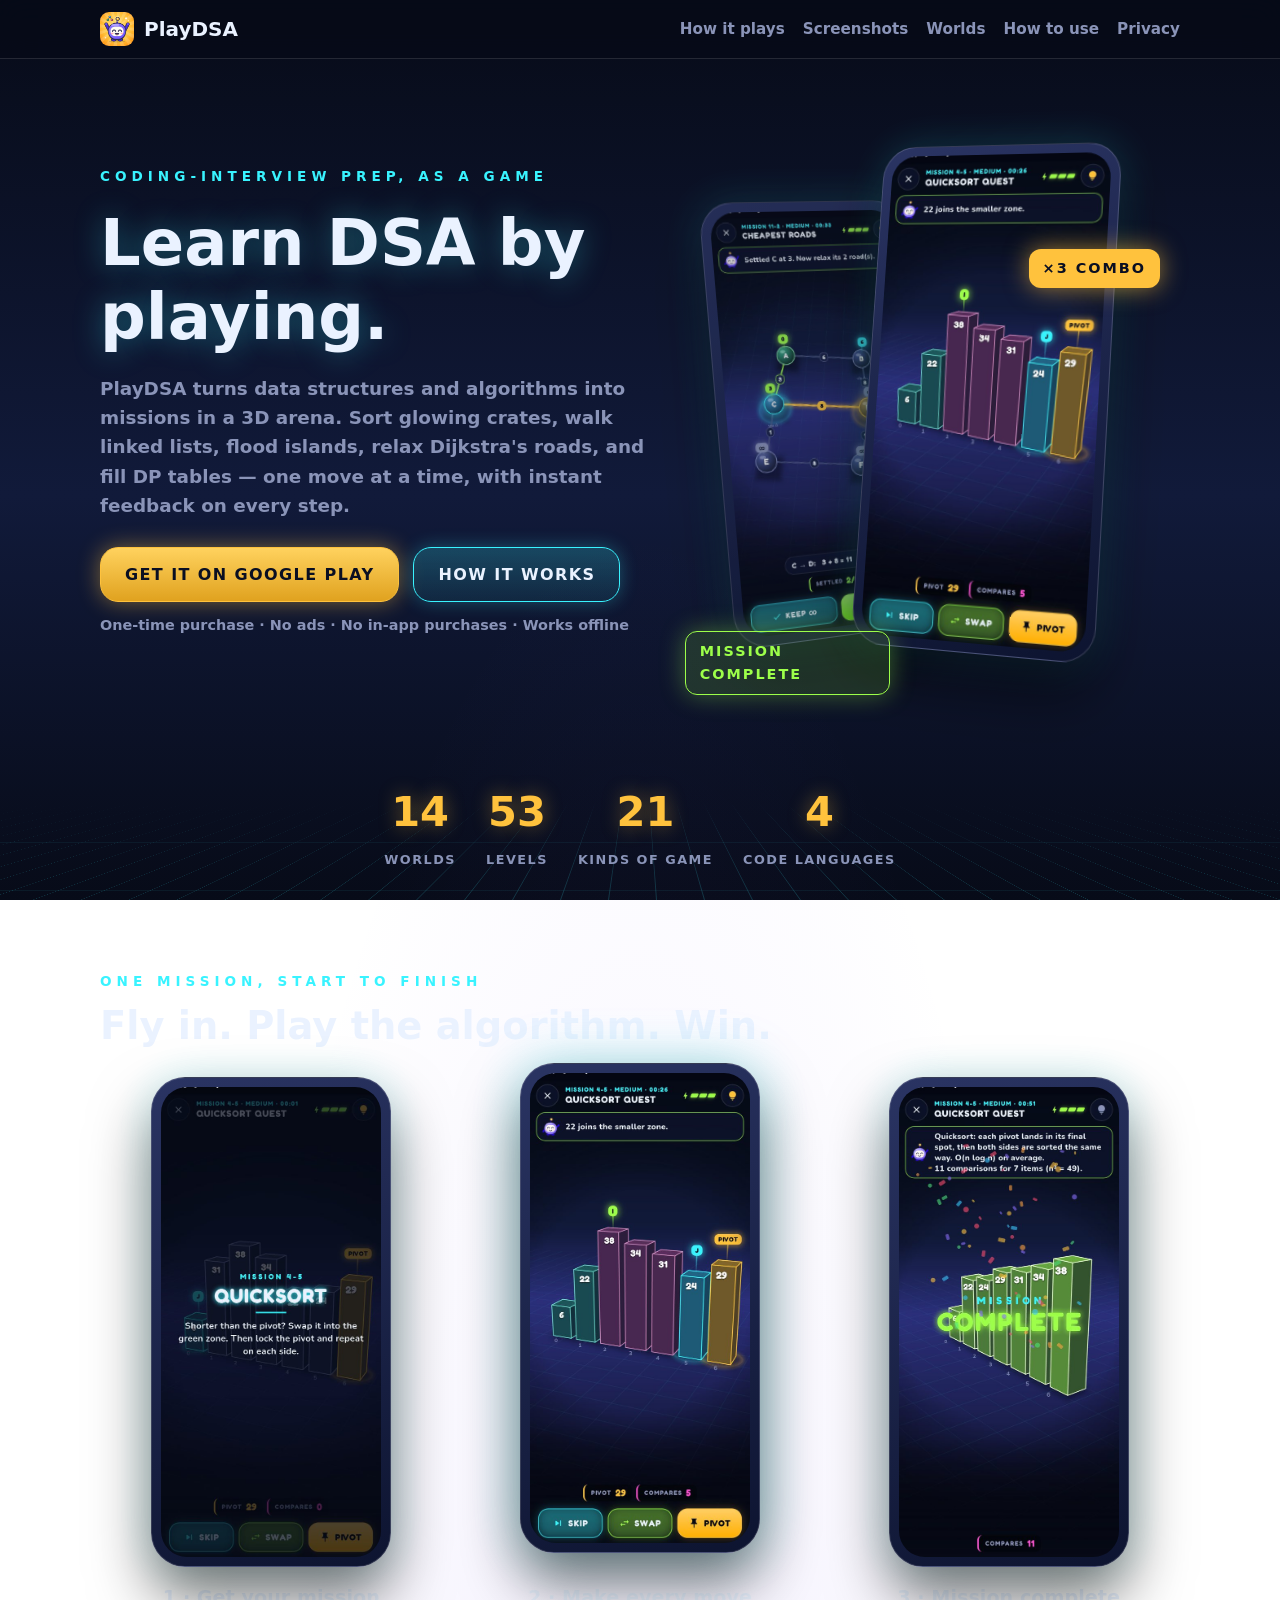
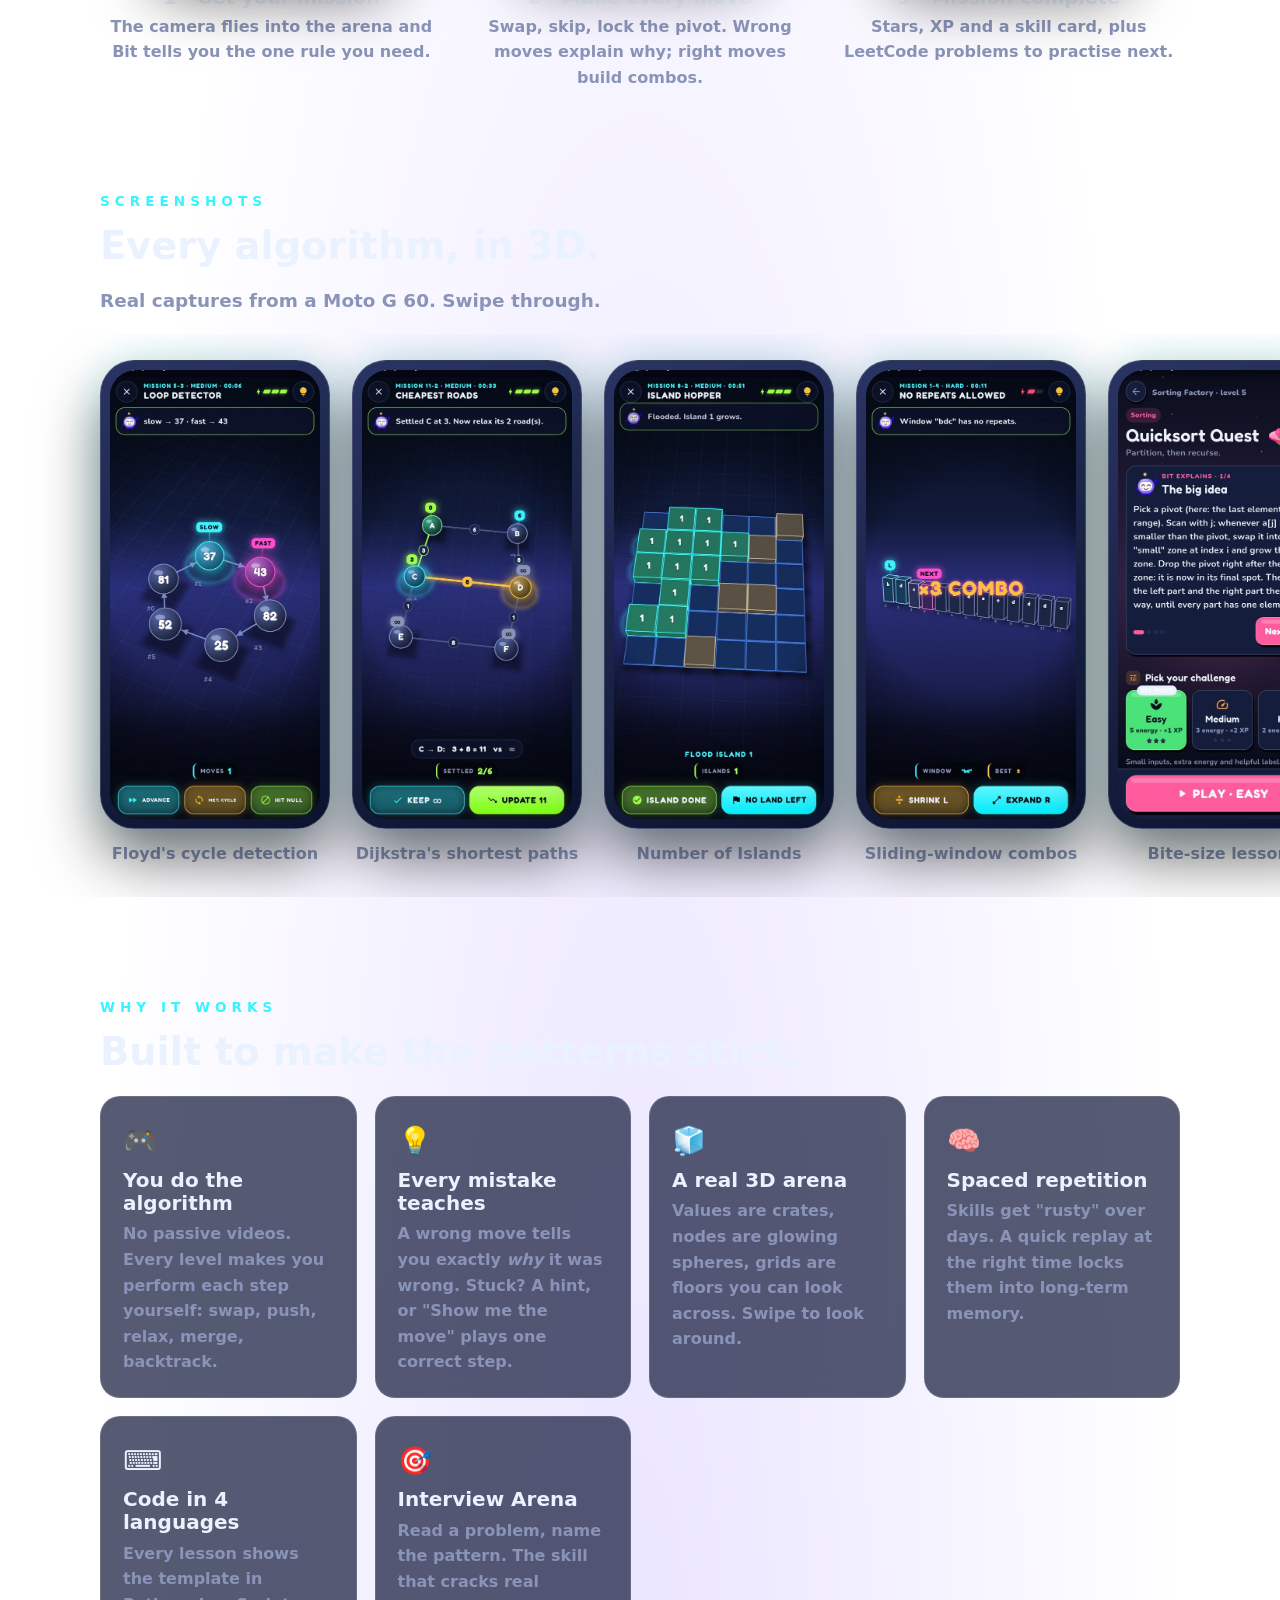
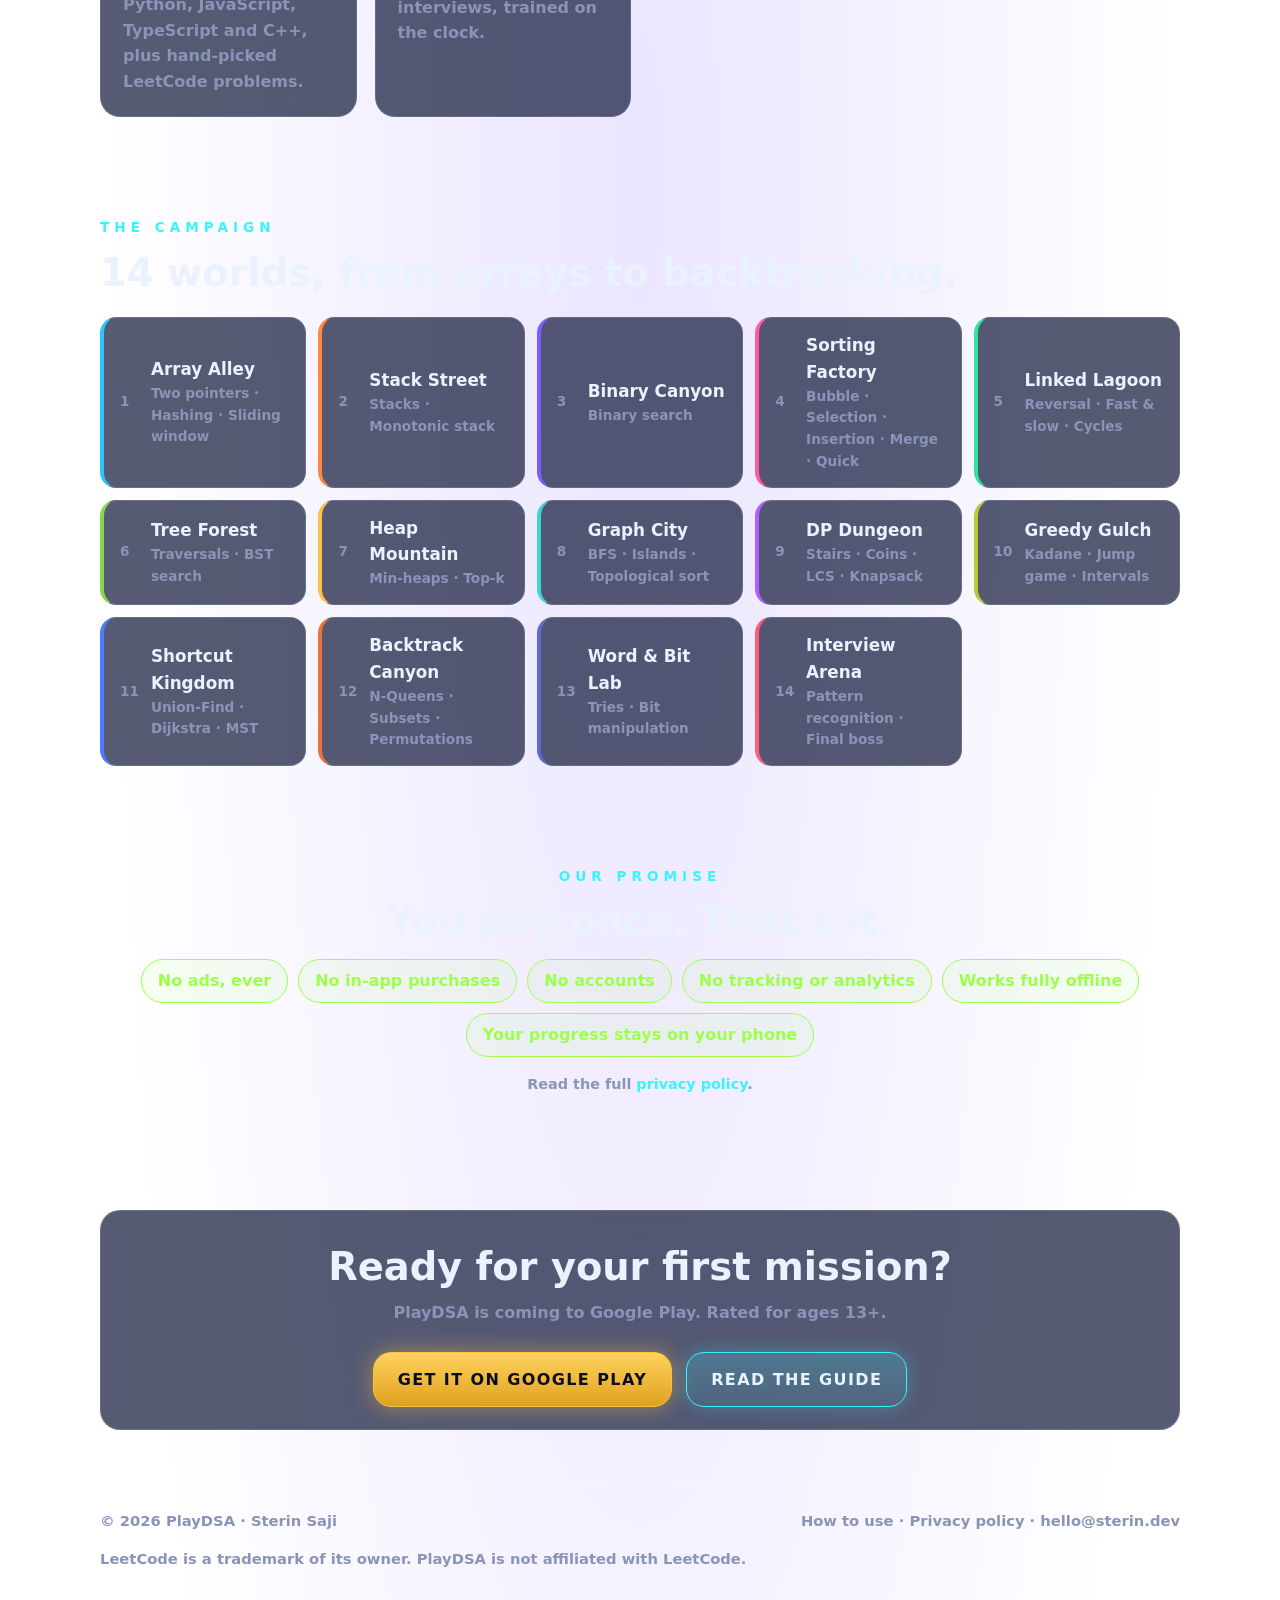
<file: index.html>
<!DOCTYPE html>
<html lang="en">
<head>
  <meta charset="utf-8">
  <meta name="viewport" content="width=device-width, initial-scale=1">
  <title>PlayDSA — Learn Data Structures &amp; Algorithms by Playing</title>
  <meta name="description" content="PlayDSA turns coding-interview prep into a 3D game. 53 levels across 14 worlds: sorting, trees, graphs, dynamic programming and more. No ads, no tracking, works offline.">
  <meta property="og:title" content="PlayDSA — Learn DSA by playing">
  <meta property="og:description" content="A 3D game that teaches the data structures and algorithms you need for coding interviews. No ads. No tracking. Works offline.">
  <meta property="og:type" content="website">
  <meta property="og:image" content="assets/screens/qmid.jpg">
  <meta name="theme-color" content="#070b18">
  <link rel="icon" type="image/png" href="assets/icon.png">
  <link rel="stylesheet" href="style.css">
</head>
<body>
  <nav>
    <div class="wrap">
      <a class="brand" href="index.html"><img src="assets/icon.png" alt="">PlayDSA</a>
      <div class="links">
        <a class="wide" href="#mission">How it plays</a>
        <a class="wide" href="#gallery">Screenshots</a>
        <a class="wide" href="#worlds">Worlds</a>
        <a href="how-to-use.html">How to use</a>
        <a href="privacy.html">Privacy</a>
      </div>
    </div>
  </nav>

  <header class="wrap hero">
    <div>
      <div class="kicker">Coding-interview prep, as a game</div>
      <h1>Learn DSA by playing.</h1>
      <p class="lead">PlayDSA turns data structures and algorithms into missions in a 3D arena. Sort glowing crates, walk linked lists, flood islands, relax Dijkstra's roads, and fill DP tables — one move at a time, with instant feedback on every step.</p>
      <div class="cta">
        <!-- Replace href with your Google Play listing URL once the app is live. -->
        <a class="btn primary" href="#get">Get it on Google Play</a>
        <a class="btn" href="how-to-use.html">How it works</a>
      </div>
      <p class="note">One-time purchase · No ads · No in-app purchases · Works offline</p>
    </div>
    <div class="phones" aria-hidden="true">
      <div class="phone back"><img src="assets/screens/dij4.jpg" alt=""></div>
      <div class="phone front"><img src="assets/screens/qmid.jpg" alt="PlayDSA quicksort level: glowing 3D crates being partitioned around a pivot"></div>
      <div class="chip c1">×3 COMBO</div>
      <div class="chip c2">MISSION COMPLETE</div>
    </div>
  </header>

  <section class="wrap">
    <div class="stats">
      <div class="stat"><b>14</b><span>worlds</span></div>
      <div class="stat"><b>53</b><span>levels</span></div>
      <div class="stat"><b>21</b><span>kinds of game</span></div>
      <div class="stat"><b>4</b><span>code languages</span></div>
    </div>
  </section>

  <section id="mission" class="wrap">
    <div class="kicker">One mission, start to finish</div>
    <h2>Fly in. Play the algorithm. Win.</h2>
    <div class="trio">
      <figure class="step">
        <div class="phone small"><img src="assets/screens/intro.jpg" alt="Mission intro screen for Quicksort" loading="lazy"></div>
        <figcaption><b>1 · Get your mission</b><span>The camera flies into the arena and Bit tells you the one rule you need.</span></figcaption>
      </figure>
      <figure class="step">
        <div class="phone small"><img src="assets/screens/qmid.jpg" alt="Quicksort in progress with i, j and pivot tags" loading="lazy"></div>
        <figcaption><b>2 · Make every move</b><span>Swap, skip, lock the pivot. Wrong moves explain why; right moves build combos.</span></figcaption>
      </figure>
      <figure class="step">
        <div class="phone small"><img src="assets/screens/qwin.jpg" alt="Mission complete with confetti over sorted crates" loading="lazy"></div>
        <figcaption><b>3 · Mission complete</b><span>Stars, XP and a skill card, plus LeetCode problems to practise next.</span></figcaption>
      </figure>
    </div>
  </section>

  <section id="gallery">
    <div class="wrap">
      <div class="kicker">Screenshots</div>
      <h2>Every algorithm, in 3D.</h2>
      <p class="lead">Real captures from a Moto G 60. Swipe through.</p>
    </div>
    <div class="gallery">
      <figure><div class="phone"><img src="assets/screens/loop3.jpg" alt="Loop detector: slow and fast pointers on a linked-list cycle" loading="lazy"></div><figcaption>Floyd's cycle detection</figcaption></figure>
      <figure><div class="phone"><img src="assets/screens/dij4.jpg" alt="Dijkstra shortest paths on a 3D road graph" loading="lazy"></div><figcaption>Dijkstra's shortest paths</figcaption></figure>
      <figure><div class="phone"><img src="assets/screens/islands2.jpg" alt="Number of Islands flood fill on a 3D grid" loading="lazy"></div><figcaption>Number of Islands</figcaption></figure>
      <figure><div class="phone"><img src="assets/screens/game_window_combo.jpg" alt="Sliding window game with a combo" loading="lazy"></div><figcaption>Sliding-window combos</figcaption></figure>
      <figure><div class="phone"><img src="assets/screens/qlesson.jpg" alt="Quicksort lesson with Bit" loading="lazy"></div><figcaption>Bite-size lessons</figcaption></figure>
      <figure><div class="phone"><img src="assets/screens/world4.jpg" alt="Sorting Factory world map" loading="lazy"></div><figcaption>14 worlds to explore</figcaption></figure>
      <figure><div class="phone"><img src="assets/screens/result.jpg" alt="Mission complete debrief with stars on a podium" loading="lazy"></div><figcaption>Stars, XP and skill cards</figcaption></figure>
      <figure><div class="phone"><img src="assets/screens/home.jpg" alt="Home screen with daily goal and next level" loading="lazy"></div><figcaption>A daily habit, no guilt</figcaption></figure>
    </div>
  </section>

  <section id="features" class="wrap">
    <div class="kicker">Why it works</div>
    <h2>Built to make the patterns stick.</h2>
    <div class="grid" style="margin-top:22px">
      <div class="card"><div class="icon">🎮</div><h3>You do the algorithm</h3><p>No passive videos. Every level makes you perform each step yourself: swap, push, relax, merge, backtrack.</p></div>
      <div class="card"><div class="icon">💡</div><h3>Every mistake teaches</h3><p>A wrong move tells you exactly <em>why</em> it was wrong. Stuck? A hint, or "Show me the move" plays one correct step.</p></div>
      <div class="card"><div class="icon">🧊</div><h3>A real 3D arena</h3><p>Values are crates, nodes are glowing spheres, grids are floors you can look across. Swipe to look around.</p></div>
      <div class="card"><div class="icon">🧠</div><h3>Spaced repetition</h3><p>Skills get "rusty" over days. A quick replay at the right time locks them into long-term memory.</p></div>
      <div class="card"><div class="icon">⌨️</div><h3>Code in 4 languages</h3><p>Every lesson shows the template in Python, JavaScript, TypeScript and C++, plus hand-picked LeetCode problems.</p></div>
      <div class="card"><div class="icon">🎯</div><h3>Interview Arena</h3><p>Read a problem, name the pattern. The skill that cracks real interviews, trained on the clock.</p></div>
    </div>
  </section>

  <section id="worlds" class="wrap">
    <div class="kicker">The campaign</div>
    <h2>14 worlds, from arrays to backtracking.</h2>
    <div class="worlds" style="margin-top:22px">
      <div class="world" style="--c:#2ec5ff"><span class="num">1</span><div><b>Array Alley</b><span>Two pointers · Hashing · Sliding window</span></div></div>
      <div class="world" style="--c:#ff8a3d"><span class="num">2</span><div><b>Stack Street</b><span>Stacks · Monotonic stack</span></div></div>
      <div class="world" style="--c:#7c5cff"><span class="num">3</span><div><b>Binary Canyon</b><span>Binary search</span></div></div>
      <div class="world" style="--c:#ff5c9e"><span class="num">4</span><div><b>Sorting Factory</b><span>Bubble · Selection · Insertion · Merge · Quick</span></div></div>
      <div class="world" style="--c:#2ee59d"><span class="num">5</span><div><b>Linked Lagoon</b><span>Reversal · Fast &amp; slow · Cycles</span></div></div>
      <div class="world" style="--c:#8bd450"><span class="num">6</span><div><b>Tree Forest</b><span>Traversals · BST search</span></div></div>
      <div class="world" style="--c:#ffc145"><span class="num">7</span><div><b>Heap Mountain</b><span>Min-heaps · Top-k</span></div></div>
      <div class="world" style="--c:#3dd6d0"><span class="num">8</span><div><b>Graph City</b><span>BFS · Islands · Topological sort</span></div></div>
      <div class="world" style="--c:#b45cff"><span class="num">9</span><div><b>DP Dungeon</b><span>Stairs · Coins · LCS · Knapsack</span></div></div>
      <div class="world" style="--c:#b8c93a"><span class="num">10</span><div><b>Greedy Gulch</b><span>Kadane · Jump game · Intervals</span></div></div>
      <div class="world" style="--c:#4e7bff"><span class="num">11</span><div><b>Shortcut Kingdom</b><span>Union-Find · Dijkstra · MST</span></div></div>
      <div class="world" style="--c:#e8743b"><span class="num">12</span><div><b>Backtrack Canyon</b><span>N-Queens · Subsets · Permutations</span></div></div>
      <div class="world" style="--c:#5e6ad2"><span class="num">13</span><div><b>Word &amp; Bit Lab</b><span>Tries · Bit manipulation</span></div></div>
      <div class="world" style="--c:#ff5c7a"><span class="num">14</span><div><b>Interview Arena</b><span>Pattern recognition · Final boss</span></div></div>
    </div>
  </section>

  <section class="wrap promise">
    <div class="kicker">Our promise</div>
    <h2>You pay once. That's it.</h2>
    <ul>
      <li>No ads, ever</li>
      <li>No in-app purchases</li>
      <li>No accounts</li>
      <li>No tracking or analytics</li>
      <li>Works fully offline</li>
      <li>Your progress stays on your phone</li>
    </ul>
    <p class="note">Read the full <a href="privacy.html">privacy policy</a>.</p>
  </section>

  <section id="get" class="wrap" style="text-align:center">
    <div class="card">
      <h2>Ready for your first mission?</h2>
      <p>PlayDSA is coming to Google Play. Rated for ages 13+.</p>
      <div class="cta" style="justify-content:center">
        <!-- Replace href with your Google Play listing URL once the app is live. -->
        <a class="btn primary" href="#get">Get it on Google Play</a>
        <a class="btn" href="how-to-use.html">Read the guide</a>
      </div>
    </div>
  </section>

  <footer>
    <div class="wrap">
      <span>© 2026 PlayDSA · Sterin Saji</span>
      <span><a href="how-to-use.html">How to use</a> · <a href="privacy.html">Privacy policy</a> · <a href="mailto:hello@sterin.dev">hello@sterin.dev</a></span>
      <span>LeetCode is a trademark of its owner. PlayDSA is not affiliated with LeetCode.</span>
    </div>
  </footer>
</body>
</html>
</file>
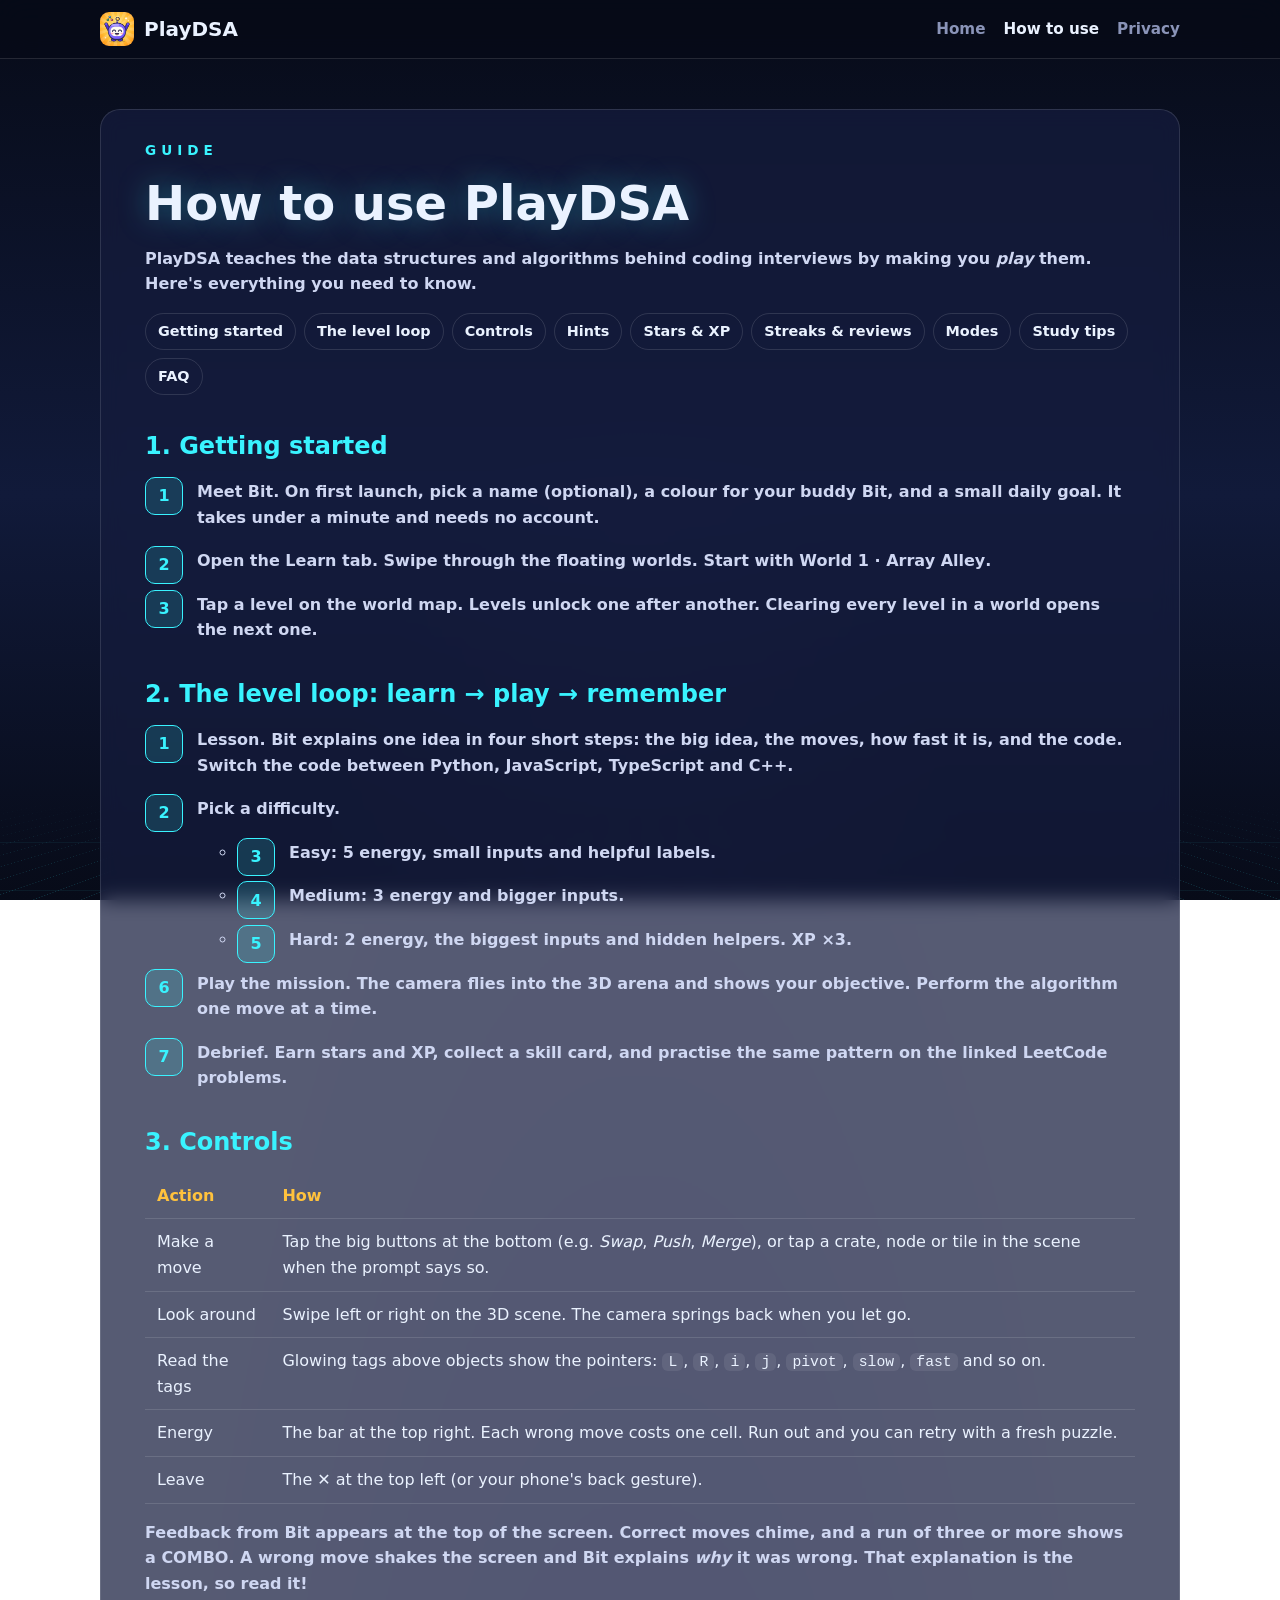
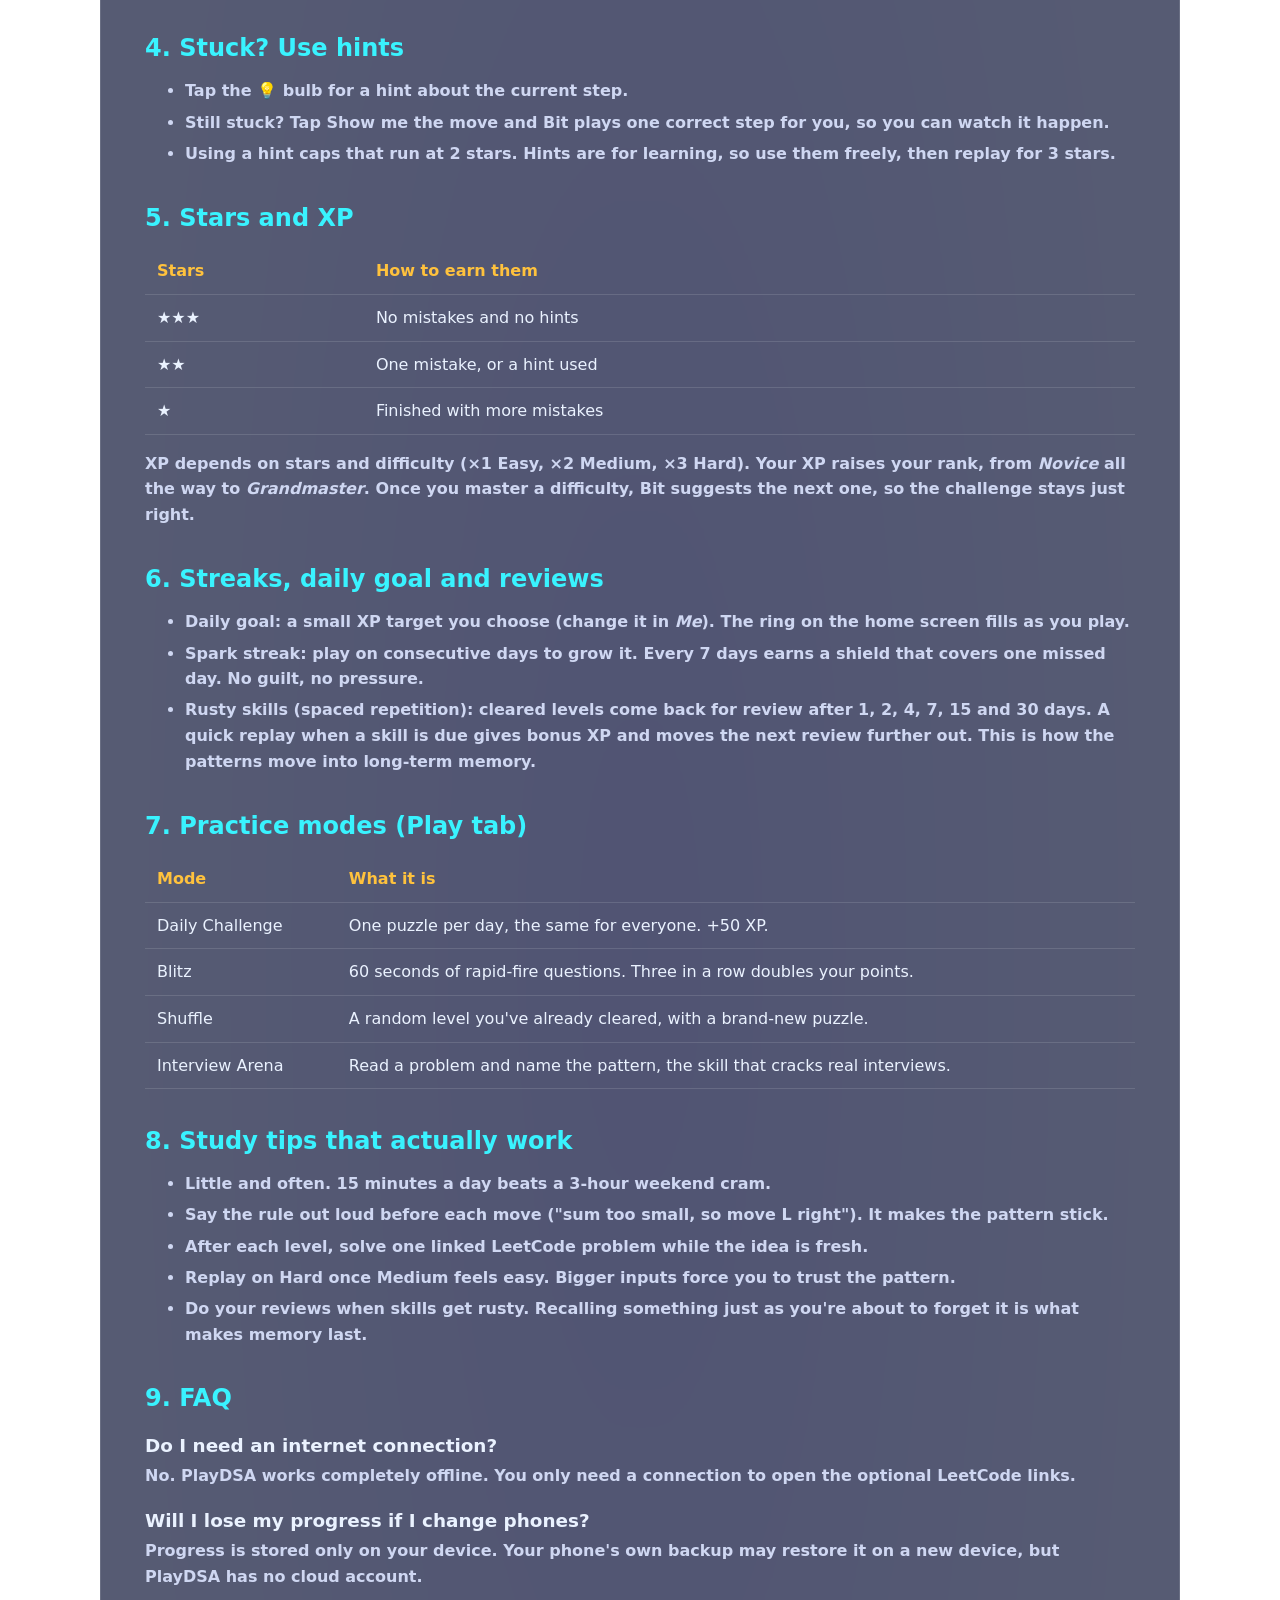
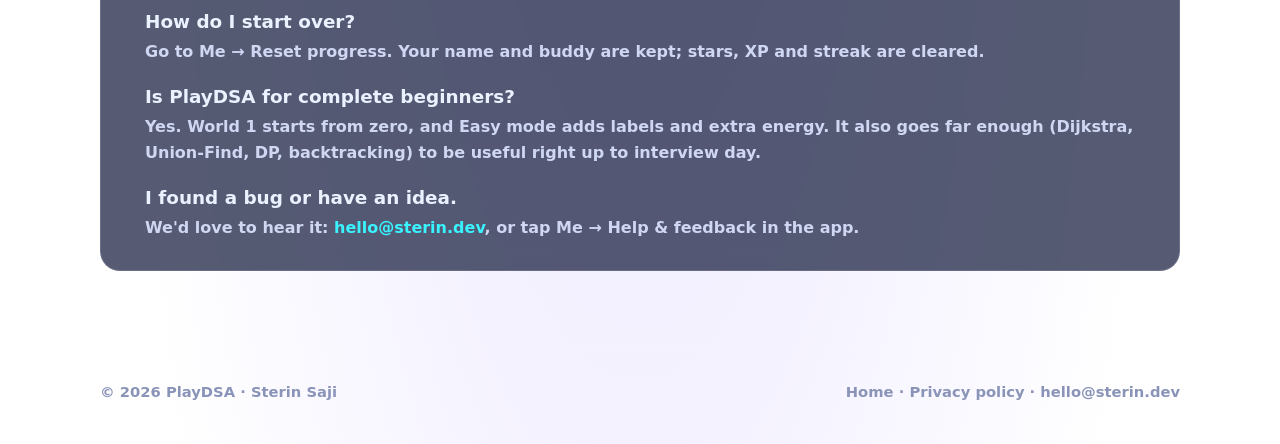
<file: how-to-use.html>
<!DOCTYPE html>
<html lang="en">
<head>
  <meta charset="utf-8">
  <meta name="viewport" content="width=device-width, initial-scale=1">
  <title>How to Use PlayDSA — Guide</title>
  <meta name="description" content="How to play PlayDSA: worlds, lessons, missions, controls, hints, stars, streaks, spaced repetition and practice modes.">
  <meta name="theme-color" content="#070b18">
  <link rel="icon" type="image/png" href="assets/icon.png">
  <link rel="stylesheet" href="style.css">
</head>
<body>
  <nav>
    <div class="wrap">
      <a class="brand" href="index.html"><img src="assets/icon.png" alt="">PlayDSA</a>
      <div class="links">
        <a href="index.html">Home</a>
        <a class="active" href="how-to-use.html">How to use</a>
        <a href="privacy.html">Privacy</a>
      </div>
    </div>
  </nav>

  <main class="wrap doc">
    <div class="card">
      <div class="kicker">Guide</div>
      <h1>How to use PlayDSA</h1>
      <p>PlayDSA teaches the data structures and algorithms behind coding interviews by making you <em>play</em> them. Here's everything you need to know.</p>
      <div class="toc">
        <a href="#start">Getting started</a>
        <a href="#loop">The level loop</a>
        <a href="#controls">Controls</a>
        <a href="#help">Hints</a>
        <a href="#scoring">Stars &amp; XP</a>
        <a href="#habits">Streaks &amp; reviews</a>
        <a href="#modes">Modes</a>
        <a href="#tips">Study tips</a>
        <a href="#faq">FAQ</a>
      </div>

      <h2 id="start">1. Getting started</h2>
      <ol class="steps">
        <li><strong>Meet Bit.</strong> On first launch, pick a name (optional), a colour for your buddy Bit, and a small daily goal. It takes under a minute and needs no account.</li>
        <li><strong>Open the Learn tab.</strong> Swipe through the floating worlds. Start with <strong>World 1 · Array Alley</strong>.</li>
        <li><strong>Tap a level on the world map.</strong> Levels unlock one after another. Clearing every level in a world opens the next one.</li>
      </ol>

      <h2 id="loop">2. The level loop: learn → play → remember</h2>
      <ol class="steps">
        <li><strong>Lesson.</strong> Bit explains one idea in four short steps: the big idea, the moves, how fast it is, and the code. Switch the code between Python, JavaScript, TypeScript and C++.</li>
        <li><strong>Pick a difficulty.</strong>
          <ul>
            <li><strong>Easy:</strong> 5 energy, small inputs and helpful labels.</li>
            <li><strong>Medium:</strong> 3 energy and bigger inputs.</li>
            <li><strong>Hard:</strong> 2 energy, the biggest inputs and hidden helpers. XP ×3.</li>
          </ul>
        </li>
        <li><strong>Play the mission.</strong> The camera flies into the 3D arena and shows your objective. Perform the algorithm one move at a time.</li>
        <li><strong>Debrief.</strong> Earn stars and XP, collect a skill card, and practise the same pattern on the linked LeetCode problems.</li>
      </ol>

      <h2 id="controls">3. Controls</h2>
      <table>
        <tr><th>Action</th><th>How</th></tr>
        <tr><td>Make a move</td><td>Tap the big buttons at the bottom (e.g. <em>Swap</em>, <em>Push</em>, <em>Merge</em>), or tap a crate, node or tile in the scene when the prompt says so.</td></tr>
        <tr><td>Look around</td><td>Swipe left or right on the 3D scene. The camera springs back when you let go.</td></tr>
        <tr><td>Read the tags</td><td>Glowing tags above objects show the pointers: <code>L</code>, <code>R</code>, <code>i</code>, <code>j</code>, <code>pivot</code>, <code>slow</code>, <code>fast</code> and so on.</td></tr>
        <tr><td>Energy</td><td>The bar at the top right. Each wrong move costs one cell. Run out and you can retry with a fresh puzzle.</td></tr>
        <tr><td>Leave</td><td>The ✕ at the top left (or your phone's back gesture).</td></tr>
      </table>
      <p>Feedback from Bit appears at the top of the screen. Correct moves chime, and a run of three or more shows a <strong>COMBO</strong>. A wrong move shakes the screen and Bit explains <em>why</em> it was wrong. That explanation is the lesson, so read it!</p>

      <h2 id="help">4. Stuck? Use hints</h2>
      <ul>
        <li>Tap the <strong>💡 bulb</strong> for a hint about the current step.</li>
        <li>Still stuck? Tap <strong>Show me the move</strong> and Bit plays one correct step for you, so you can watch it happen.</li>
        <li>Using a hint caps that run at 2 stars. Hints are for learning, so use them freely, then replay for 3 stars.</li>
      </ul>

      <h2 id="scoring">5. Stars and XP</h2>
      <table>
        <tr><th>Stars</th><th>How to earn them</th></tr>
        <tr><td>★★★</td><td>No mistakes and no hints</td></tr>
        <tr><td>★★</td><td>One mistake, or a hint used</td></tr>
        <tr><td>★</td><td>Finished with more mistakes</td></tr>
      </table>
      <p>XP depends on stars and difficulty (×1 Easy, ×2 Medium, ×3 Hard). Your XP raises your rank, from <em>Novice</em> all the way to <em>Grandmaster</em>. Once you master a difficulty, Bit suggests the next one, so the challenge stays just right.</p>

      <h2 id="habits">6. Streaks, daily goal and reviews</h2>
      <ul>
        <li><strong>Daily goal:</strong> a small XP target you choose (change it in <em>Me</em>). The ring on the home screen fills as you play.</li>
        <li><strong>Spark streak:</strong> play on consecutive days to grow it. Every 7 days earns a <strong>shield</strong> that covers one missed day. No guilt, no pressure.</li>
        <li><strong>Rusty skills (spaced repetition):</strong> cleared levels come back for review after 1, 2, 4, 7, 15 and 30 days. A quick replay when a skill is due gives bonus XP and moves the next review further out. This is how the patterns move into long-term memory.</li>
      </ul>

      <h2 id="modes">7. Practice modes (Play tab)</h2>
      <table>
        <tr><th>Mode</th><th>What it is</th></tr>
        <tr><td>Daily Challenge</td><td>One puzzle per day, the same for everyone. +50 XP.</td></tr>
        <tr><td>Blitz</td><td>60 seconds of rapid-fire questions. Three in a row doubles your points.</td></tr>
        <tr><td>Shuffle</td><td>A random level you've already cleared, with a brand-new puzzle.</td></tr>
        <tr><td>Interview Arena</td><td>Read a problem and name the pattern, the skill that cracks real interviews.</td></tr>
      </table>

      <h2 id="tips">8. Study tips that actually work</h2>
      <ul>
        <li><strong>Little and often.</strong> 15 minutes a day beats a 3-hour weekend cram.</li>
        <li><strong>Say the rule out loud</strong> before each move ("sum too small, so move L right"). It makes the pattern stick.</li>
        <li><strong>After each level, solve one linked LeetCode problem</strong> while the idea is fresh.</li>
        <li><strong>Replay on Hard</strong> once Medium feels easy. Bigger inputs force you to trust the pattern.</li>
        <li><strong>Do your reviews</strong> when skills get rusty. Recalling something just as you're about to forget it is what makes memory last.</li>
      </ul>

      <h2 id="faq">9. FAQ</h2>
      <h3>Do I need an internet connection?</h3>
      <p>No. PlayDSA works completely offline. You only need a connection to open the optional LeetCode links.</p>
      <h3>Will I lose my progress if I change phones?</h3>
      <p>Progress is stored only on your device. Your phone's own backup may restore it on a new device, but PlayDSA has no cloud account.</p>
      <h3>How do I start over?</h3>
      <p>Go to <strong>Me → Reset progress</strong>. Your name and buddy are kept; stars, XP and streak are cleared.</p>
      <h3>Is PlayDSA for complete beginners?</h3>
      <p>Yes. World 1 starts from zero, and Easy mode adds labels and extra energy. It also goes far enough (Dijkstra, Union-Find, DP, backtracking) to be useful right up to interview day.</p>
      <h3>I found a bug or have an idea.</h3>
      <p>We'd love to hear it: <a href="mailto:hello@sterin.dev">hello@sterin.dev</a>, or tap <strong>Me → Help &amp; feedback</strong> in the app.</p>
    </div>
  </main>

  <footer>
    <div class="wrap">
      <span>© 2026 PlayDSA · Sterin Saji</span>
      <span><a href="index.html">Home</a> · <a href="privacy.html">Privacy policy</a> · <a href="mailto:hello@sterin.dev">hello@sterin.dev</a></span>
    </div>
  </footer>
</body>
</html>
</file>
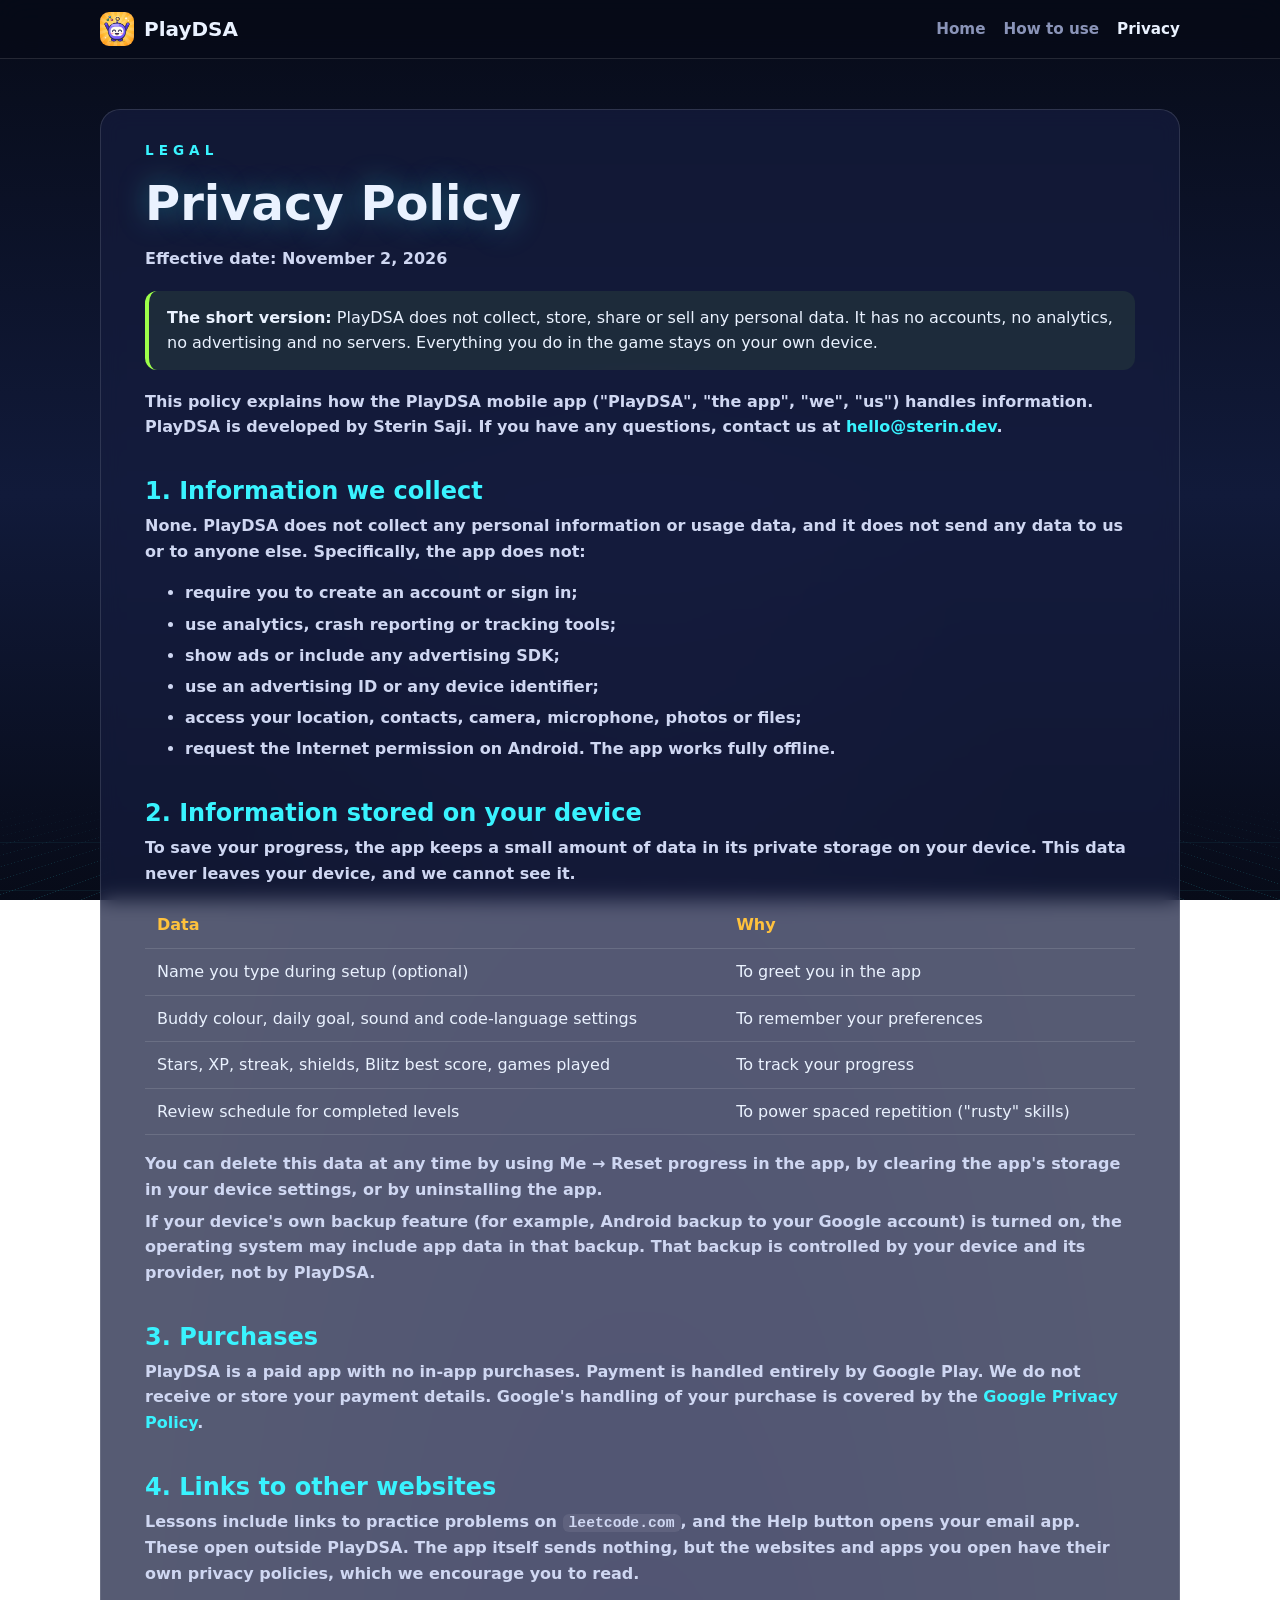
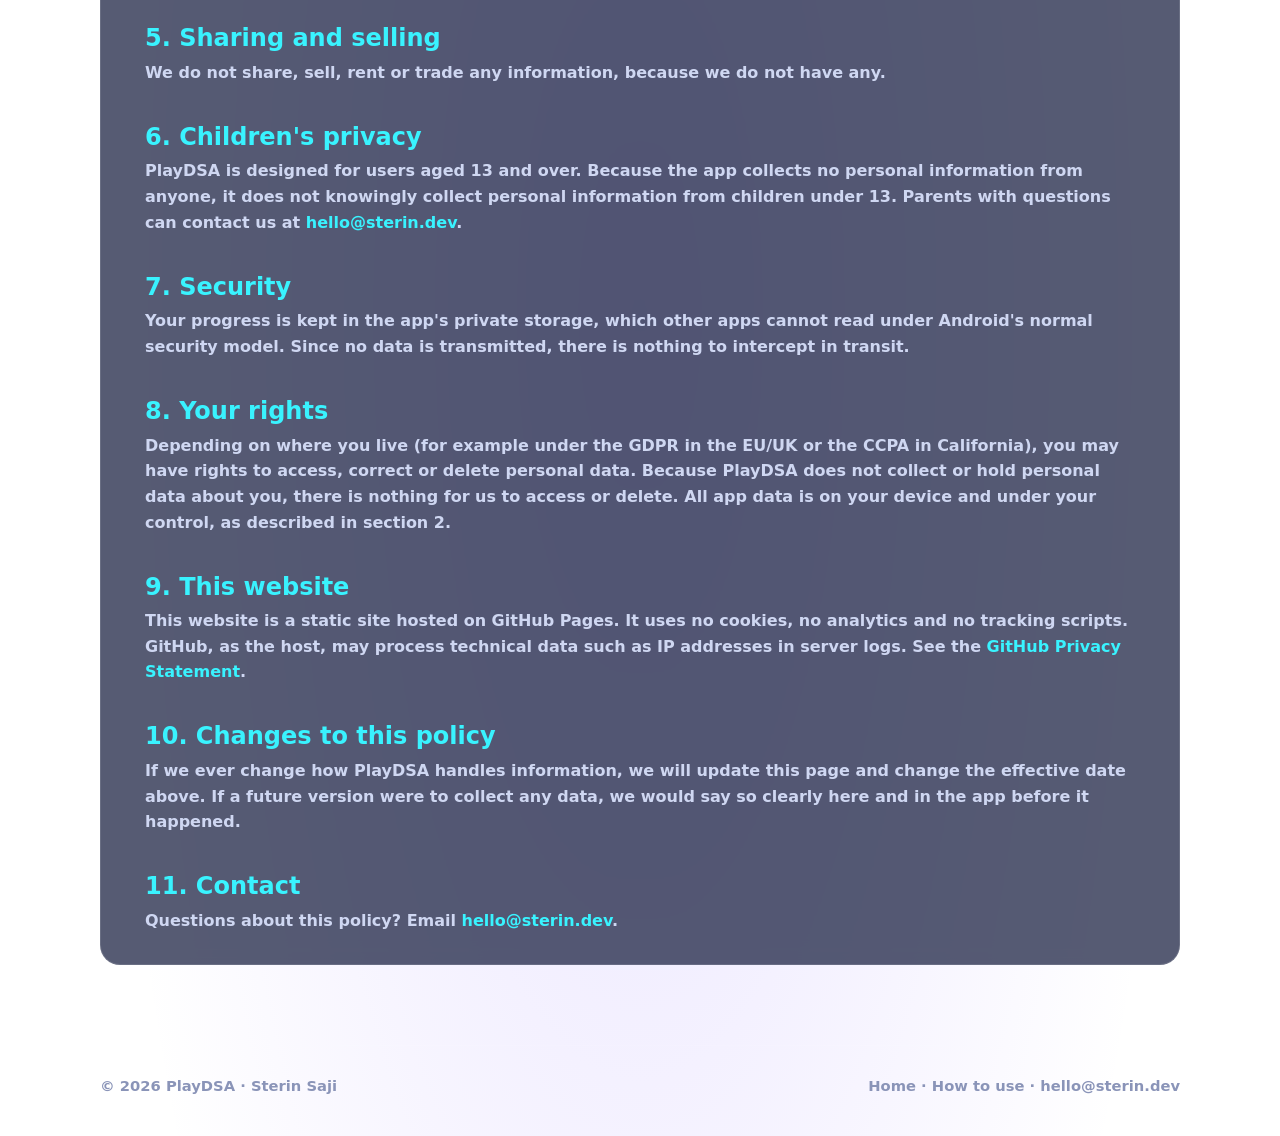
<file: privacy.html>
<!DOCTYPE html>
<html lang="en">
<head>
  <meta charset="utf-8">
  <meta name="viewport" content="width=device-width, initial-scale=1">
  <title>Privacy Policy — PlayDSA</title>
  <meta name="description" content="PlayDSA privacy policy. PlayDSA collects no personal data: no accounts, no analytics, no ads. Your progress stays on your device.">
  <meta name="theme-color" content="#070b18">
  <link rel="icon" type="image/png" href="assets/icon.png">
  <link rel="stylesheet" href="style.css">
</head>
<body>
  <nav>
    <div class="wrap">
      <a class="brand" href="index.html"><img src="assets/icon.png" alt="">PlayDSA</a>
      <div class="links">
        <a href="index.html">Home</a>
        <a href="how-to-use.html">How to use</a>
        <a class="active" href="privacy.html">Privacy</a>
      </div>
    </div>
  </nav>

  <main class="wrap doc">
    <div class="card">
      <div class="kicker">Legal</div>
      <h1>Privacy Policy</h1>
      <p class="updated">Effective date: November 2, 2026</p>

      <div class="callout">
        <strong>The short version:</strong> PlayDSA does not collect, store, share or sell any personal data. It has no accounts, no analytics, no advertising and no servers. Everything you do in the game stays on your own device.
      </div>

      <p>This policy explains how the PlayDSA mobile app ("PlayDSA", "the app", "we", "us") handles information. PlayDSA is developed by Sterin Saji. If you have any questions, contact us at <a href="mailto:hello@sterin.dev">hello@sterin.dev</a>.</p>

      <h2>1. Information we collect</h2>
      <p><strong>None.</strong> PlayDSA does not collect any personal information or usage data, and it does not send any data to us or to anyone else. Specifically, the app does <strong>not</strong>:</p>
      <ul>
        <li>require you to create an account or sign in;</li>
        <li>use analytics, crash reporting or tracking tools;</li>
        <li>show ads or include any advertising SDK;</li>
        <li>use an advertising ID or any device identifier;</li>
        <li>access your location, contacts, camera, microphone, photos or files;</li>
        <li>request the Internet permission on Android. The app works fully offline.</li>
      </ul>

      <h2>2. Information stored on your device</h2>
      <p>To save your progress, the app keeps a small amount of data in its private storage on your device. This data never leaves your device, and we cannot see it.</p>
      <table>
        <tr><th>Data</th><th>Why</th></tr>
        <tr><td>Name you type during setup (optional)</td><td>To greet you in the app</td></tr>
        <tr><td>Buddy colour, daily goal, sound and code-language settings</td><td>To remember your preferences</td></tr>
        <tr><td>Stars, XP, streak, shields, Blitz best score, games played</td><td>To track your progress</td></tr>
        <tr><td>Review schedule for completed levels</td><td>To power spaced repetition ("rusty" skills)</td></tr>
      </table>
      <p>You can delete this data at any time by using <strong>Me → Reset progress</strong> in the app, by clearing the app's storage in your device settings, or by uninstalling the app.</p>
      <p>If your device's own backup feature (for example, Android backup to your Google account) is turned on, the operating system may include app data in that backup. That backup is controlled by your device and its provider, not by PlayDSA.</p>

      <h2>3. Purchases</h2>
      <p>PlayDSA is a paid app with no in-app purchases. Payment is handled entirely by Google Play. We do not receive or store your payment details. Google's handling of your purchase is covered by the <a href="https://policies.google.com/privacy" rel="noopener">Google Privacy Policy</a>.</p>

      <h2>4. Links to other websites</h2>
      <p>Lessons include links to practice problems on <code>leetcode.com</code>, and the Help button opens your email app. These open outside PlayDSA. The app itself sends nothing, but the websites and apps you open have their own privacy policies, which we encourage you to read.</p>

      <h2>5. Sharing and selling</h2>
      <p>We do not share, sell, rent or trade any information, because we do not have any.</p>

      <h2>6. Children's privacy</h2>
      <p>PlayDSA is designed for users aged 13 and over. Because the app collects no personal information from anyone, it does not knowingly collect personal information from children under 13. Parents with questions can contact us at <a href="mailto:hello@sterin.dev">hello@sterin.dev</a>.</p>

      <h2>7. Security</h2>
      <p>Your progress is kept in the app's private storage, which other apps cannot read under Android's normal security model. Since no data is transmitted, there is nothing to intercept in transit.</p>

      <h2>8. Your rights</h2>
      <p>Depending on where you live (for example under the GDPR in the EU/UK or the CCPA in California), you may have rights to access, correct or delete personal data. Because PlayDSA does not collect or hold personal data about you, there is nothing for us to access or delete. All app data is on your device and under your control, as described in section 2.</p>

      <h2>9. This website</h2>
      <p>This website is a static site hosted on GitHub Pages. It uses no cookies, no analytics and no tracking scripts. GitHub, as the host, may process technical data such as IP addresses in server logs. See the <a href="https://docs.github.com/en/site-policy/privacy-policies/github-general-privacy-statement" rel="noopener">GitHub Privacy Statement</a>.</p>

      <h2>10. Changes to this policy</h2>
      <p>If we ever change how PlayDSA handles information, we will update this page and change the effective date above. If a future version were to collect any data, we would say so clearly here and in the app before it happened.</p>

      <h2>11. Contact</h2>
      <p>Questions about this policy? Email <a href="mailto:hello@sterin.dev">hello@sterin.dev</a>.</p>
    </div>
  </main>

  <footer>
    <div class="wrap">
      <span>© 2026 PlayDSA · Sterin Saji</span>
      <span><a href="index.html">Home</a> · <a href="how-to-use.html">How to use</a> · <a href="mailto:hello@sterin.dev">hello@sterin.dev</a></span>
    </div>
  </footer>
</body>
</html>
</file>
<file: style.css>
/* PlayDSA website — "night arena" style, matching the app. No external assets, no tracking. */
:root {
  --bg: #070b18;
  --sky: #111a3a;
  --panel: rgba(21, 29, 61, 0.72);
  --rim: rgba(255, 255, 255, 0.12);
  --text: #eaf2ff;
  --muted: #8a94b8;
  --cyan: #39f3ff;
  --magenta: #ff4fd0;
  --lime: #9dff4a;
  --amber: #ffc23d;
  --violet: #8b6cff;
  --radius: 20px;
  --font: "Nunito", "Segoe UI", system-ui, -apple-system, Roboto, sans-serif;
  --display: "Fredoka", "Trebuchet MS", "Segoe UI", system-ui, sans-serif;
}

* { box-sizing: border-box; }

html { scroll-behavior: smooth; }

html, body { overflow-x: hidden; }

body {
  margin: 0;
  font-family: var(--font);
  color: var(--text);
  background:
    radial-gradient(ellipse at 50% 70%, rgba(139, 108, 255, 0.18), transparent 60%),
    linear-gradient(180deg, var(--bg) 0%, var(--sky) 55%, var(--bg) 100%) fixed;
  line-height: 1.6;
  min-height: 100vh;
}

/* A neon floor grid fixed to the bottom of the viewport. */
body::before {
  content: "";
  position: fixed;
  inset: auto -50% 0 -50%;
  height: 45vh;
  background-image:
    linear-gradient(rgba(57, 243, 255, 0.18) 1px, transparent 1px),
    linear-gradient(90deg, rgba(57, 243, 255, 0.18) 1px, transparent 1px);
  background-size: 48px 48px;
  transform: perspective(420px) rotateX(62deg);
  transform-origin: 50% 100%;
  mask-image: linear-gradient(to top, black, transparent 90%);
  -webkit-mask-image: linear-gradient(to top, black, transparent 90%);
  pointer-events: none;
  z-index: -1;
}

a { color: var(--cyan); text-decoration: none; }
a:hover { text-decoration: underline; }

.wrap { width: min(1080px, 92vw); margin: 0 auto; }

/* ── Navigation ── */
nav {
  position: sticky;
  top: 0;
  z-index: 10;
  backdrop-filter: blur(14px);
  -webkit-backdrop-filter: blur(14px);
  background: rgba(7, 11, 24, 0.7);
  border-bottom: 1px solid var(--rim);
}
nav .wrap { display: flex; align-items: center; gap: 18px; padding: 12px 0; }
.brand { display: flex; align-items: center; gap: 10px; font-family: var(--display); font-weight: 700; font-size: 1.25rem; color: var(--text); }
.brand img { width: 34px; height: 34px; border-radius: 9px; }
.brand:hover { text-decoration: none; }
nav .links { margin-left: auto; display: flex; gap: 18px; flex-wrap: wrap; }
nav .links a { color: var(--muted); font-weight: 800; font-size: 0.95rem; }
nav .links a:hover, nav .links a.active { color: var(--text); text-decoration: none; }

/* ── Buttons ── */
.btn {
  display: inline-flex;
  align-items: center;
  gap: 10px;
  padding: 14px 24px;
  border-radius: 18px;
  font-family: var(--display);
  font-weight: 700;
  letter-spacing: 1.4px;
  text-transform: uppercase;
  border: 1.6px solid var(--cyan);
  color: var(--text);
  background: linear-gradient(180deg, rgba(57, 243, 255, 0.22), rgba(57, 243, 255, 0.08));
  box-shadow: 0 0 18px rgba(57, 243, 255, 0.28);
  transition: transform 0.12s, box-shadow 0.2s;
}
.btn:hover { text-decoration: none; transform: translateY(-2px); box-shadow: 0 0 28px rgba(57, 243, 255, 0.5); }
.btn.primary { background: linear-gradient(180deg, #ffd25e, #e0a21f); border-color: var(--amber); color: #0a0f22; box-shadow: 0 0 22px rgba(255, 194, 61, 0.45); }

/* ── Hero ── */
.hero { display: grid; grid-template-columns: 1.1fr 1fr; gap: 40px; align-items: center; padding: 70px 0 40px; }
.kicker { font-family: var(--display); color: var(--cyan); letter-spacing: 5px; font-weight: 700; font-size: 0.85rem; text-transform: uppercase; }
h1, h2, h3 { font-family: var(--display); line-height: 1.15; margin: 0.3em 0; }
h1 { font-size: clamp(2.4rem, 6vw, 4rem); text-shadow: 0 0 30px rgba(57, 243, 255, 0.35); }
h2 { font-size: clamp(1.7rem, 3.5vw, 2.4rem); }
.lead { color: var(--muted); font-size: 1.15rem; font-weight: 700; max-width: 36em; }
.cta { display: flex; gap: 14px; flex-wrap: wrap; margin-top: 26px; }
.note { color: var(--muted); font-size: 0.9rem; font-weight: 700; margin-top: 12px; }

/* CSS-only 3D crates, like the in-game arena. */
.stage { height: 340px; perspective: 900px; display: flex; align-items: flex-end; justify-content: center; }
.row { display: flex; gap: 18px; align-items: flex-end; transform: rotateX(-14deg) rotateY(-26deg); transform-style: preserve-3d; animation: sway 7s ease-in-out infinite; }
@keyframes sway { 0%, 100% { transform: rotateX(-14deg) rotateY(-26deg); } 50% { transform: rotateX(-12deg) rotateY(-14deg); } }
.crate { --h: 120px; --w: 52px; --c: #39436b; --g: transparent; position: relative; width: var(--w); height: var(--h); transform-style: preserve-3d; animation: bob 3.2s ease-in-out infinite; }
.crate:nth-child(2n) { animation-delay: -1.2s; }
.crate:nth-child(3n) { animation-delay: -2.1s; }
@keyframes bob { 0%, 100% { transform: translateY(0); } 50% { transform: translateY(-6px); } }
.crate .f, .crate .t, .crate .s { position: absolute; border: 1.6px solid color-mix(in srgb, var(--c) 55%, white); }
/* A real cube: front pushed forward, top laid flat on the top edge, side standing at the right edge. */
.crate .f { inset: 0; transform: translateZ(calc(var(--w) / 2)); background: linear-gradient(180deg, color-mix(in srgb, var(--c) 92%, white), var(--c)); display: flex; justify-content: center; padding-top: 8px; font-family: var(--display); font-weight: 700; color: white; box-shadow: 0 0 24px var(--g); }
.crate .t { left: 0; top: calc(var(--w) / -2); width: var(--w); height: var(--w); transform: rotateX(90deg); background: color-mix(in srgb, var(--c) 75%, white); }
.crate .s { left: calc(var(--w) / 2); top: 0; width: var(--w); height: var(--h); transform: rotateY(90deg); background: color-mix(in srgb, var(--c) 65%, black); }
.tag { position: absolute; top: -48px; left: 50%; transform: translateX(-50%); background: var(--cyan); color: #0a0f22; font-family: var(--display); font-weight: 700; font-size: 0.75rem; letter-spacing: 1.4px; padding: 3px 9px; border-radius: 8px; box-shadow: 0 0 14px var(--cyan); white-space: nowrap; }
.crate .tag { transform: translateX(-50%) translateZ(calc(var(--w) / 2)); }

/* ── Phone mockups ── */
.phone { position: relative; border-radius: 34px; padding: 9px; background: linear-gradient(160deg, #2a3463, #0d1430); border: 1.5px solid rgba(255, 255, 255, 0.16); box-shadow: 0 30px 60px rgba(0, 0, 0, 0.55), 0 0 40px rgba(57, 243, 255, 0.18); }
.phone img { display: block; width: 100%; border-radius: 26px; }
.phones { position: relative; height: 560px; perspective: 1400px; }
.phones .phone { position: absolute; width: 250px; }
.phones .front { right: 70px; top: 10px; transform: rotateY(-18deg) rotateX(6deg) rotateZ(2deg); animation: float 6s ease-in-out infinite; z-index: 2; }
.phones .back { right: 250px; top: 70px; width: 215px; transform: rotateY(22deg) rotateX(4deg) rotateZ(-4deg); opacity: 0.8; animation: float 7s ease-in-out -2s infinite; }
@keyframes float { 0%, 100% { translate: 0 0; } 50% { translate: 0 -14px; } }
.chip { position: absolute; z-index: 3; font-family: var(--display); font-weight: 700; letter-spacing: 2px; padding: 8px 14px; border-radius: 12px; font-size: 0.9rem; }
.chip.c1 { right: 20px; top: 120px; background: var(--amber); color: #0a0f22; box-shadow: 0 0 24px rgba(255, 194, 61, 0.6); animation: float 4s ease-in-out -1s infinite; }
.chip.c2 { right: 290px; bottom: -6px; background: rgba(157, 255, 74, 0.14); color: var(--lime); border: 1.5px solid var(--lime); box-shadow: 0 0 24px rgba(157, 255, 74, 0.35); animation: float 5s ease-in-out -3s infinite; }

/* ── Mission walkthrough ── */
.trio { display: grid; grid-template-columns: repeat(3, 1fr); gap: 26px; margin-top: 28px; }
.step { margin: 0; text-align: center; }
.step .phone { width: min(240px, 100%); margin: 0 auto 16px; }
.step:nth-child(2) .phone { transform: translateY(-14px); box-shadow: 0 30px 60px rgba(0, 0, 0, 0.55), 0 0 50px rgba(57, 243, 255, 0.35); }
.step b { display: block; font-family: var(--display); font-size: 1.2rem; }
.step span { color: var(--muted); font-weight: 700; }

/* ── Gallery ── */
.gallery { display: flex; gap: 22px; overflow-x: auto; scroll-snap-type: x mandatory; padding: 26px max(4vw, calc((100vw - 1080px) / 2)) 30px; scrollbar-width: thin; scrollbar-color: rgba(57, 243, 255, 0.4) transparent; }
.gallery figure { margin: 0; flex: 0 0 auto; width: 230px; scroll-snap-align: center; text-align: center; }
.gallery figcaption { margin-top: 12px; color: var(--muted); font-weight: 800; }
.gallery .phone { transition: transform 0.25s, box-shadow 0.25s; }
.gallery .phone:hover { transform: translateY(-8px) rotateZ(-1deg); box-shadow: 0 30px 60px rgba(0, 0, 0, 0.55), 0 0 50px rgba(57, 243, 255, 0.4); }

/* ── Sections & cards ── */
section { padding: 50px 0; }
.grid { display: grid; grid-template-columns: repeat(auto-fit, minmax(240px, 1fr)); gap: 18px; }
.card {
  background: var(--panel);
  border: 1.4px solid var(--rim);
  border-radius: var(--radius);
  padding: 22px;
  backdrop-filter: blur(10px);
  -webkit-backdrop-filter: blur(10px);
}
.card h3 { font-size: 1.25rem; }
.card p { color: var(--muted); font-weight: 700; margin: 0.4em 0 0; }
.icon { font-size: 1.7rem; }
.worlds { display: grid; grid-template-columns: repeat(auto-fit, minmax(200px, 1fr)); gap: 12px; }
.world { display: flex; gap: 12px; align-items: center; padding: 14px 16px; border-radius: 16px; background: var(--panel); border: 1.4px solid var(--rim); border-left: 4px solid var(--c, var(--cyan)); }
.world b { font-family: var(--display); font-size: 1.05rem; }
.world span { display: block; color: var(--muted); font-size: 0.85rem; font-weight: 700; }
.num { font-family: var(--display); color: var(--c, var(--cyan)); font-weight: 700; min-width: 2ch; }
.stats { display: flex; gap: 30px; flex-wrap: wrap; justify-content: center; text-align: center; }
.stat b { display: block; font-family: var(--display); font-size: 2.6rem; color: var(--amber); text-shadow: 0 0 20px rgba(255, 194, 61, 0.4); }
.stat span { color: var(--muted); font-weight: 800; letter-spacing: 1.5px; text-transform: uppercase; font-size: 0.8rem; }
.promise { text-align: center; }
.promise ul { list-style: none; padding: 0; display: flex; flex-wrap: wrap; gap: 10px; justify-content: center; }
.promise li { padding: 8px 16px; border-radius: 30px; border: 1.4px solid var(--lime); color: var(--lime); font-weight: 800; background: rgba(157, 255, 74, 0.08); }

/* ── Long-form pages (privacy, how to use) ── */
.doc { padding: 50px 0 80px; }
.doc .card { padding: 30px clamp(20px, 4vw, 44px); }
.doc h1 { font-size: clamp(2rem, 5vw, 3rem); }
.doc h2 { font-size: 1.5rem; margin-top: 1.6em; color: var(--cyan); }
.doc h3 { font-size: 1.15rem; margin-top: 1.2em; }
.doc p, .doc li { color: #cfd7f2; font-weight: 600; }
.doc li { margin: 0.35em 0; }
.doc table { width: 100%; border-collapse: collapse; margin: 1em 0; }
.doc th, .doc td { text-align: left; padding: 10px 12px; border-bottom: 1px solid var(--rim); vertical-align: top; }
.doc th { font-family: var(--display); color: var(--amber); font-weight: 700; }
.updated { color: var(--muted); font-weight: 800; }
.callout { border-left: 4px solid var(--lime); background: rgba(157, 255, 74, 0.08); padding: 14px 18px; border-radius: 12px; margin: 1.2em 0; }
.steps { counter-reset: step; list-style: none; padding: 0; }
.steps li { counter-increment: step; position: relative; padding-left: 52px; margin: 18px 0; }
.steps li::before { content: counter(step); position: absolute; left: 0; top: -2px; width: 36px; height: 36px; display: grid; place-items: center; border-radius: 10px; background: rgba(57, 243, 255, 0.15); border: 1.4px solid var(--cyan); color: var(--cyan); font-family: var(--display); font-weight: 700; }
kbd, code { font-family: ui-monospace, Menlo, Consolas, monospace; background: rgba(255, 255, 255, 0.08); padding: 1px 6px; border-radius: 6px; font-size: 0.92em; }
.toc { display: flex; flex-wrap: wrap; gap: 8px; margin: 1em 0 0.5em; }
.toc a { padding: 6px 12px; border-radius: 20px; border: 1px solid var(--rim); color: var(--text); font-weight: 800; font-size: 0.9rem; }

/* ── Footer ── */
footer { border-top: 1px solid var(--rim); padding: 28px 0 40px; color: var(--muted); font-weight: 700; font-size: 0.92rem; }
footer .wrap { display: flex; flex-wrap: wrap; gap: 14px 24px; justify-content: space-between; }
footer a { color: var(--muted); }

@media (max-width: 820px) {
  .hero { grid-template-columns: 1fr; padding-top: 40px; text-align: center; }
  .hero .lead { margin: 0 auto; }
  .cta { justify-content: center; }
  .stage { height: 280px; }
  .phones { height: 470px; margin-top: 10px; }
  .phones .front { right: 50%; transform: translateX(50%) rotateY(-12deg) rotateX(4deg); width: 220px; top: 0; }
  .phones .back { right: 50%; transform: translateX(-5%) rotateY(18deg) rotateX(4deg) rotateZ(-4deg); width: 180px; top: 50px; }
  .chip.c1 { right: 6%; top: 60px; }
  .chip.c2 { right: auto; left: 4%; bottom: -14px; }
  .trio { grid-template-columns: 1fr; }
  .step:nth-child(2) .phone { transform: none; }
  .crate { --w: 40px; }
  nav .links { gap: 12px; }
  nav .links a { font-size: 0.85rem; }
  nav .links a.wide { display: none; }
  .brand span { display: none; }
}

@media (prefers-reduced-motion: reduce) {
  .row, .crate, .phone, .chip { animation: none !important; }
  html { scroll-behavior: auto; }
}
</file>
